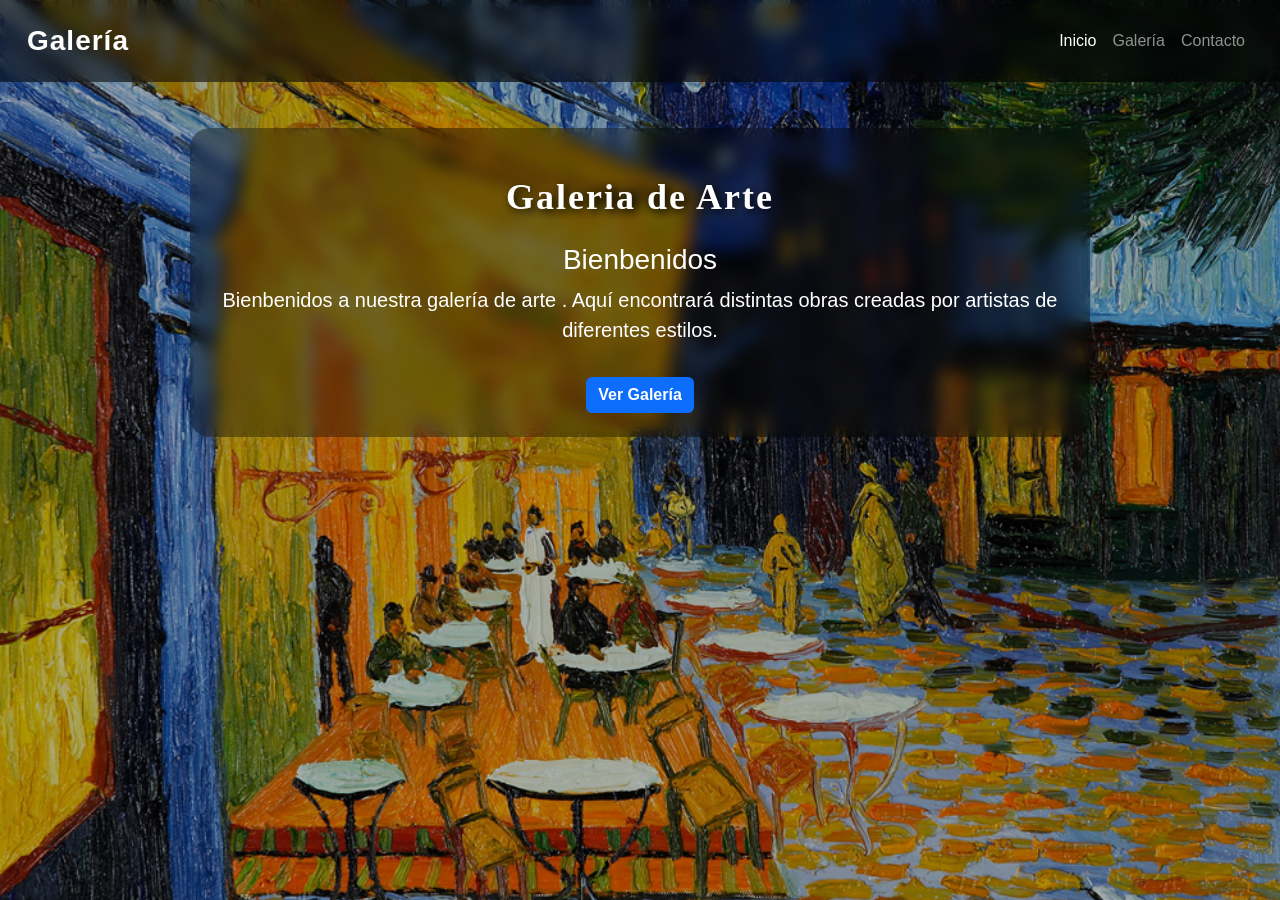
<file: galeria proyecto/index.html>
<!DOCTYPE html>
<html lang="es">
<head>
    <meta charset="UTF-8">
    <meta name="viewport" content="width=device-width, initial-scale=1.0">
    <title>Galeria de Arte</title>
    <link href="https://cdn.jsdelivr.net/npm/bootstrap@5.3.0/dist/css/bootstrap.min.css" rel="stylesheet">
    <link rel="stylesheet" href="style.css">
</head>
<body>
   <nav class="navbar navbar-expand-lg navbar-dark bg-dark fixed-top">
  <div class="container-fluid">
    <a class="navbar-brand" href="#">Galería</a>
    <button class="navbar-toggler" type="button" data-bs-toggle="collapse" data-bs-target="#menu">
  <span class="navbar-toggler-icon"></span>
</button>

    <div class="collapse navbar-collapse" id="menu">
      <ul class="navbar-nav ms-auto">
        <li class="nav-item">
          <a class="nav-link active" href="index.html">Inicio</a>
        </li>
        <li class="nav-item">
          <a class="nav-link" href="galeria.html">Galería</a>
        </li>
        <li class="nav-item">
          <a class="nav-link" href="contacto.html">Contacto</a>
        </li>
      </ul>
    </div>
  </div>
</nav>
    <div class="container-fluid mt-5 pt-5 text-center hero p-4"
    id="cajaHero">
         <h1 id="tituloPrincipal" class="mb-4">Galeria de Arte</h1>
        <h2 class="mt-3">Bienbenidos</h2>
        <p class="lead">
            Bienbenidos a nuestra galería de arte . Aquí encontrará distintas obras creadas por artistas de diferentes estilos.
        </P>
        
         <a href="galeria.html"
         class="btn btn-warning mt-3"
         id="botonGaleria">
         Ver Galería
         </a>

    </div>
    <script src="https://cdn.jsdelivr.net/npm/bootstrap@5.3.0/dist/js/bootstrap.bundle.min.js"></script>
    <script src="script.js"></script>
</body> 
</html>
</file>
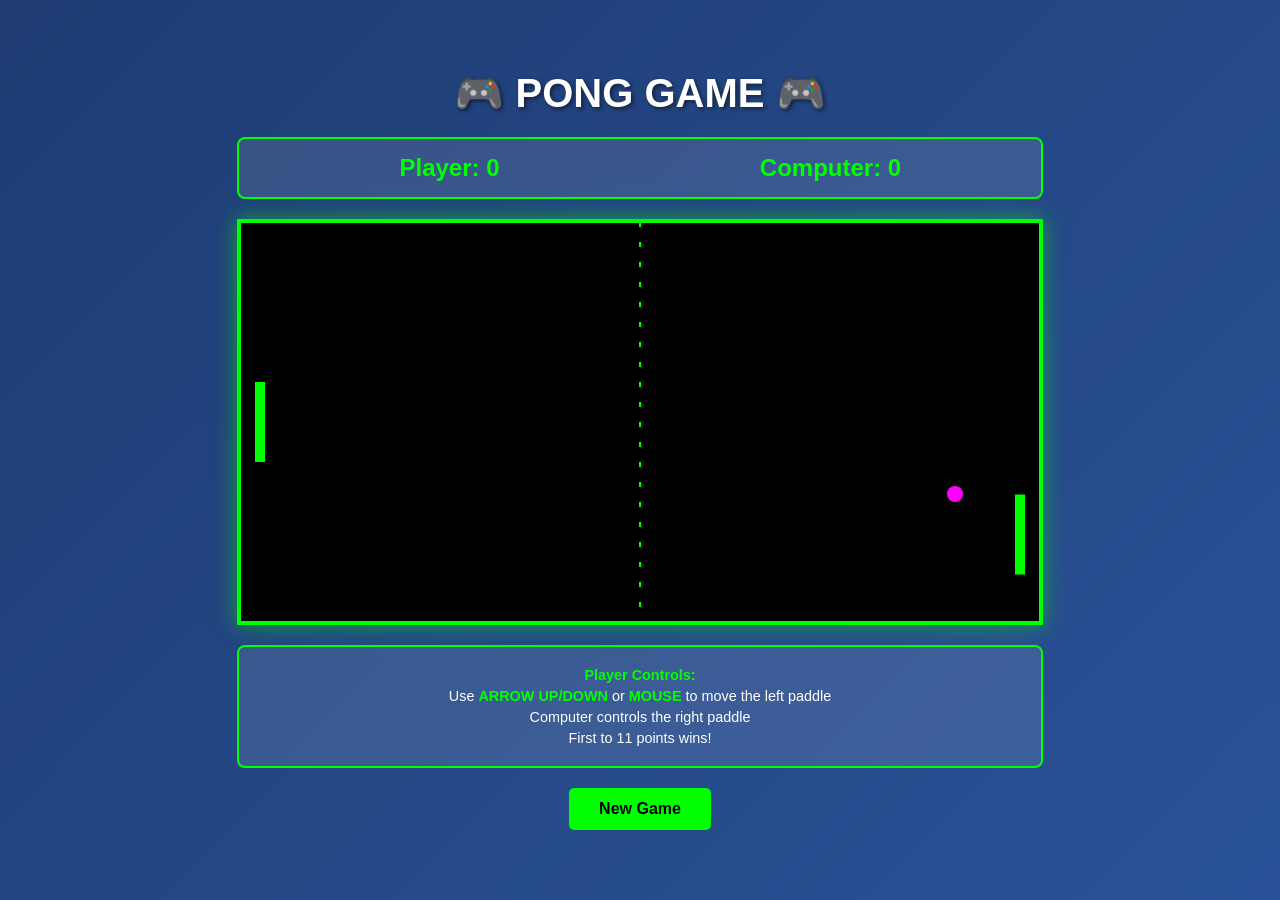
<file: pong.html>
<!DOCTYPE html>
<html lang="en">
<head>
    <meta charset="UTF-8">
    <meta name="viewport" content="width=device-width, initial-scale=1.0">
    <title>Pong Game</title>
    <style>
        * {
            margin: 0;
            padding: 0;
            box-sizing: border-box;
        }

        body {
            display: flex;
            justify-content: center;
            align-items: center;
            min-height: 100vh;
            background: linear-gradient(135deg, #1e3c72 0%, #2a5298 100%);
            font-family: 'Arial', sans-serif;
        }

        .container {
            text-align: center;
        }

        h1 {
            color: #fff;
            margin-bottom: 20px;
            font-size: 2.5em;
            text-shadow: 2px 2px 4px rgba(0, 0, 0, 0.5);
        }

        #gameCanvas {
            display: block;
            background-color: #000;
            border: 3px solid #00ff00;
            box-shadow: 0 0 20px rgba(0, 255, 0, 0.5);
            margin: 0 auto 20px;
            cursor: none;
        }

        .scoreboard {
            display: flex;
            justify-content: space-around;
            background-color: rgba(255, 255, 255, 0.1);
            padding: 15px 20px;
            border-radius: 8px;
            margin-bottom: 20px;
            border: 2px solid #00ff00;
        }

        .score-item {
            color: #00ff00;
            font-size: 1.5em;
            font-weight: bold;
            min-width: 200px;
        }

        .controls {
            color: #fff;
            font-size: 0.9em;
            background-color: rgba(255, 255, 255, 0.1);
            padding: 15px;
            border-radius: 8px;
            margin-top: 20px;
            border: 2px solid #00ff00;
        }

        .controls p {
            margin: 5px 0;
        }

        .controls strong {
            color: #00ff00;
        }

        button {
            margin-top: 20px;
            padding: 12px 30px;
            font-size: 1em;
            background-color: #00ff00;
            border: none;
            border-radius: 5px;
            cursor: pointer;
            font-weight: bold;
            color: #000;
            transition: all 0.3s;
        }

        button:hover {
            background-color: #00cc00;
            transform: scale(1.05);
        }

        button:active {
            transform: scale(0.95);
        }
    </style>
</head>
<body>
    <div class="container">
        <h1>🎮 PONG GAME 🎮</h1>
        <div class="scoreboard">
            <div class="score-item">Player: <span id="playerScore">0</span></div>
            <div class="score-item">Computer: <span id="computerScore">0</span></div>
        </div>
        <canvas id="gameCanvas" width="800" height="400"></canvas>
        <div class="controls">
            <p><strong>Player Controls:</strong></p>
            <p>Use <strong>ARROW UP/DOWN</strong> or <strong>MOUSE</strong> to move the left paddle</p>
            <p>Computer controls the right paddle</p>
            <p>First to 11 points wins!</p>
        </div>
        <button onclick="resetGame()">New Game</button>
    </div>

    <script>
        const canvas = document.getElementById('gameCanvas');
        const ctx = canvas.getContext('2d');

        // Game objects
        const paddleWidth = 10;
        const paddleHeight = 80;
        const ballSize = 8;

        // Player paddle
        const player = {
            x: 15,
            y: canvas.height / 2 - paddleHeight / 2,
            width: paddleWidth,
            height: paddleHeight,
            dy: 0,
            speed: 6,
            score: 0
        };

        // Computer paddle
        const computer = {
            x: canvas.width - 25,
            y: canvas.height / 2 - paddleHeight / 2,
            width: paddleWidth,
            height: paddleHeight,
            dy: 0,
            speed: 4.5,
            score: 0
        };

        // Ball
        const ball = {
            x: canvas.width / 2,
            y: canvas.height / 2,
            dx: 5,
            dy: 5,
            size: ballSize,
            maxSpeed: 8
        };

        // Keyboard state
        const keys = {};

        // Event listeners
        window.addEventListener('keydown', (e) => {
            keys[e.key] = true;
        });

        window.addEventListener('keyup', (e) => {
            keys[e.key] = false;
        });

        canvas.addEventListener('mousemove', (e) => {
            const rect = canvas.getBoundingClientRect();
            const mouseY = e.clientY - rect.top;
            
            // Move paddle to mouse position
            player.y = mouseY - player.height / 2;
            
            // Keep paddle within bounds
            if (player.y < 0) player.y = 0;
            if (player.y + player.height > canvas.height) {
                player.y = canvas.height - player.height;
            }
        });

        // Update game state
        function update() {
            // Player movement with arrow keys
            if (keys['ArrowUp'] && player.y > 0) {
                player.y -= player.speed;
            }
            if (keys['ArrowDown'] && player.y < canvas.height - player.height) {
                player.y += player.speed;
            }

            // Computer AI
            const computerCenter = computer.y + computer.height / 2;
            const ballCenter = ball.y;

            if (computerCenter < ballCenter - 35) {
                if (computer.y < canvas.height - computer.height) {
                    computer.y += computer.speed;
                }
            } else if (computerCenter > ballCenter + 35) {
                if (computer.y > 0) {
                    computer.y -= computer.speed;
                }
            }

            // Ball movement
            ball.x += ball.dx;
            ball.y += ball.dy;

            // Ball collision with top and bottom walls
            if (ball.y - ball.size < 0 || ball.y + ball.size > canvas.height) {
                ball.dy = -ball.dy;
                ball.y = Math.max(ball.size, Math.min(ball.y, canvas.height - ball.size));
            }

            // Ball collision with paddles
            if (
                ball.x - ball.size < player.x + player.width &&
                ball.y > player.y &&
                ball.y < player.y + player.height
            ) {
                ball.dx = -ball.dx;
                ball.x = player.x + player.width + ball.size;

                // Add spin based on where ball hits paddle
                const hitPos = (ball.y - (player.y + player.height / 2)) / (player.height / 2);
                ball.dy = hitPos * ball.maxSpeed;
            }

            if (
                ball.x + ball.size > computer.x &&
                ball.y > computer.y &&
                ball.y < computer.y + computer.height
            ) {
                ball.dx = -ball.dx;
                ball.x = computer.x - ball.size;

                // Add spin based on where ball hits paddle
                const hitPos = (ball.y - (computer.y + computer.height / 2)) / (computer.height / 2);
                ball.dy = hitPos * ball.maxSpeed;
            }

            // Ball out of bounds - scoring
            if (ball.x < 0) {
                computer.score++;
                resetBall();
                document.getElementById('computerScore').textContent = computer.score;
            }

            if (ball.x > canvas.width) {
                player.score++;
                resetBall();
                document.getElementById('playerScore').textContent = player.score;
            }

            // Check for winner
            if (player.score >= 11 || computer.score >= 11) {
                endGame();
            }
        }

        // Reset ball to center
        function resetBall() {
            ball.x = canvas.width / 2;
            ball.y = canvas.height / 2;
            ball.dx = (Math.random() > 0.5 ? 1 : -1) * 5;
            ball.dy = (Math.random() - 0.5) * 6;
        }

        // Draw game elements
        function draw() {
            // Clear canvas
            ctx.fillStyle = '#000';
            ctx.fillRect(0, 0, canvas.width, canvas.height);

            // Draw center line
            ctx.strokeStyle = '#00ff00';
            ctx.setLineDash([5, 15]);
            ctx.beginPath();
            ctx.moveTo(canvas.width / 2, 0);
            ctx.lineTo(canvas.width / 2, canvas.height);
            ctx.stroke();
            ctx.setLineDash([]);

            // Draw paddles
            ctx.fillStyle = '#00ff00';
            ctx.fillRect(player.x, player.y, player.width, player.height);
            ctx.fillRect(computer.x, computer.y, computer.width, computer.height);

            // Draw ball
            ctx.fillStyle = '#ff00ff';
            ctx.beginPath();
            ctx.arc(ball.x, ball.y, ball.size, 0, Math.PI * 2);
            ctx.fill();

            // Draw borders
            ctx.strokeStyle = '#00ff00';
            ctx.lineWidth = 2;
            ctx.strokeRect(0, 0, canvas.width, canvas.height);
        }

        // Game loop
        function gameLoop() {
            update();
            draw();
            requestAnimationFrame(gameLoop);
        }

        // End game
        function endGame() {
            const winner = player.score >= 11 ? 'You' : 'Computer';
            setTimeout(() => {
                alert(`Game Over! ${winner} wins!\nPlayer: ${player.score}\nComputer: ${computer.score}`);
                resetGame();
            }, 100);
        }

        // Reset entire game
        function resetGame() {
            player.score = 0;
            computer.score = 0;
            player.y = canvas.height / 2 - paddleHeight / 2;
            computer.y = canvas.height / 2 - paddleHeight / 2;
            resetBall();
            document.getElementById('playerScore').textContent = '0';
            document.getElementById('computerScore').textContent = '0';
        }

        // Start game
        gameLoop();
    </script>
</body>
</html>
</file>
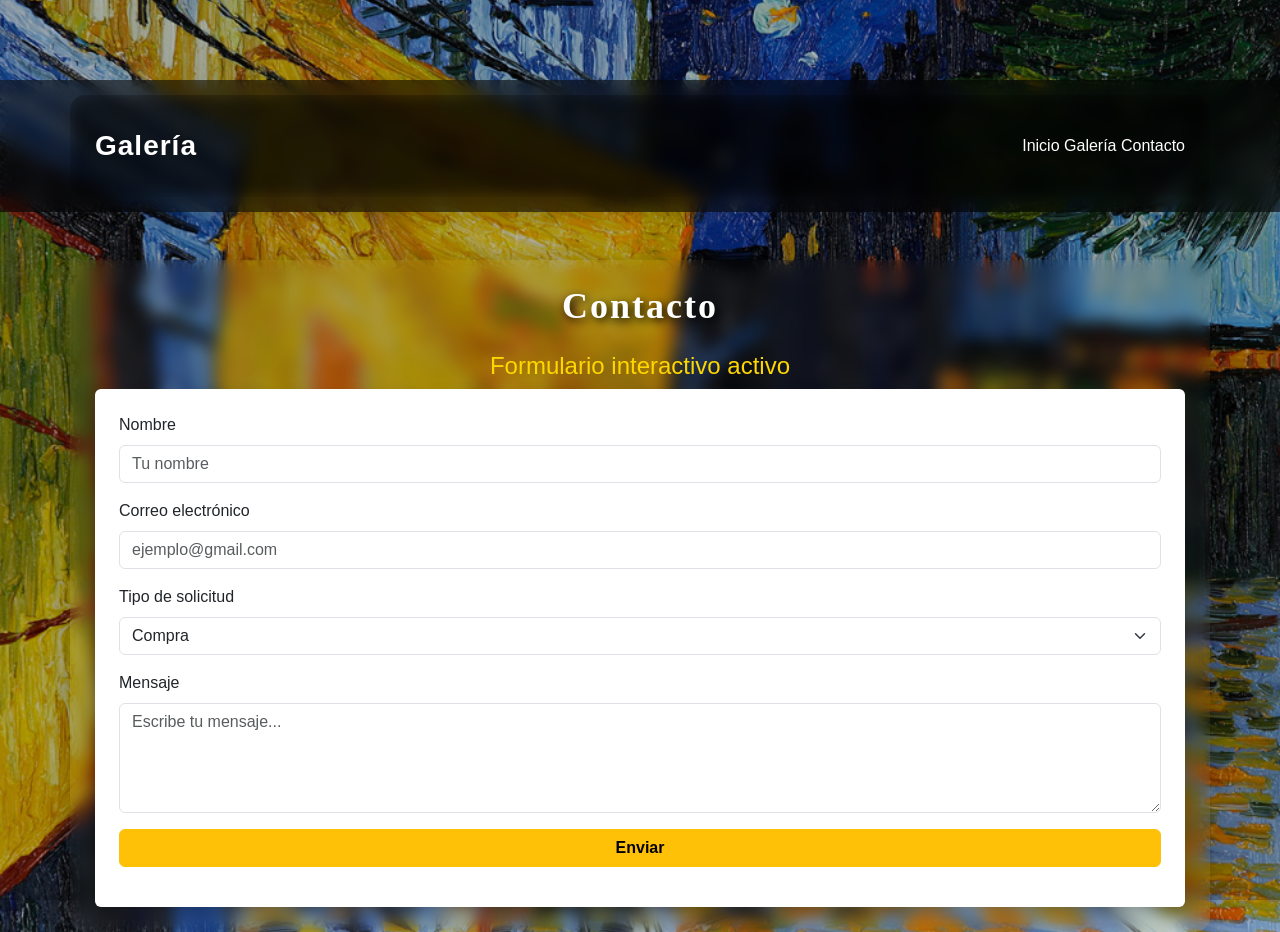
<file: galeria proyecto/contacto.html>
<!DOCTYPE html>
<html lang="es">
<head>
  <meta charset="UTF-8">
  <meta name="viewport" content="width=device-width, initial-scale=1.0">
  <title>Contacto</title>


  <link href="https://cdn.jsdelivr.net/npm/bootstrap@5.3.0/dist/css/bootstrap.min.css" rel="stylesheet">


  <link rel="stylesheet" href="style.css">
</head>

<body>


<nav class="navbar navbar-expand-lg navbar-dark bg-dark">
  <div class="container">
    <a class="navbar-brand" href="#">Galería</a>
    <div>
      <a class="nav-link d-inline text-white" href="index.html">Inicio</a>
      <a class="nav-link d-inline text-white" href="galeria.html">Galería</a>
      <a class="nav-link d-inline text-white" href="contacto.html">Contacto</a>
    </div>
  </div>
</nav>


<div class="container mt-5">

  <h1 class="mb-4 text-center">Contacto</h1>

  <form id="formularioContacto" class="p-4 shadow rounded bg-white"
  novalidate>

    <div class="mb-3">
      <label class="form-label">Nombre</label>
      <input type="text" id="nombre" class="form-control" placeholder="Tu nombre" required>
    </div>

    <div class="mb-3">
      <label class="form-label">Correo electrónico</label>
      <input type="email" id="correo" class="form-control" placeholder="ejemplo@gmail.com" required>
    </div>

    <div class="mb-3">
      <label class="form-label">Tipo de solicitud</label>
      <select class="form-select">
        <option>Compra</option>
        <option>Consulta</option>
        <option>Venta</option>
      </select>
    </div>

    <div class="mb-3">
      <label class="form-label">Mensaje</label>
      <textarea id="mensaje" class="form-control" rows="4" placeholder="Escribe tu mensaje..." required></textarea>
    </div>

   <button type="submit" id="botonEnviar" class="btn btn-warning w-100">
Enviar
</button>
<p id="mensajeFormulario" class="text-center mt-3"></p>

  </form>

</div>

</body>
<script src="script.js"></script>
</html>
</file>
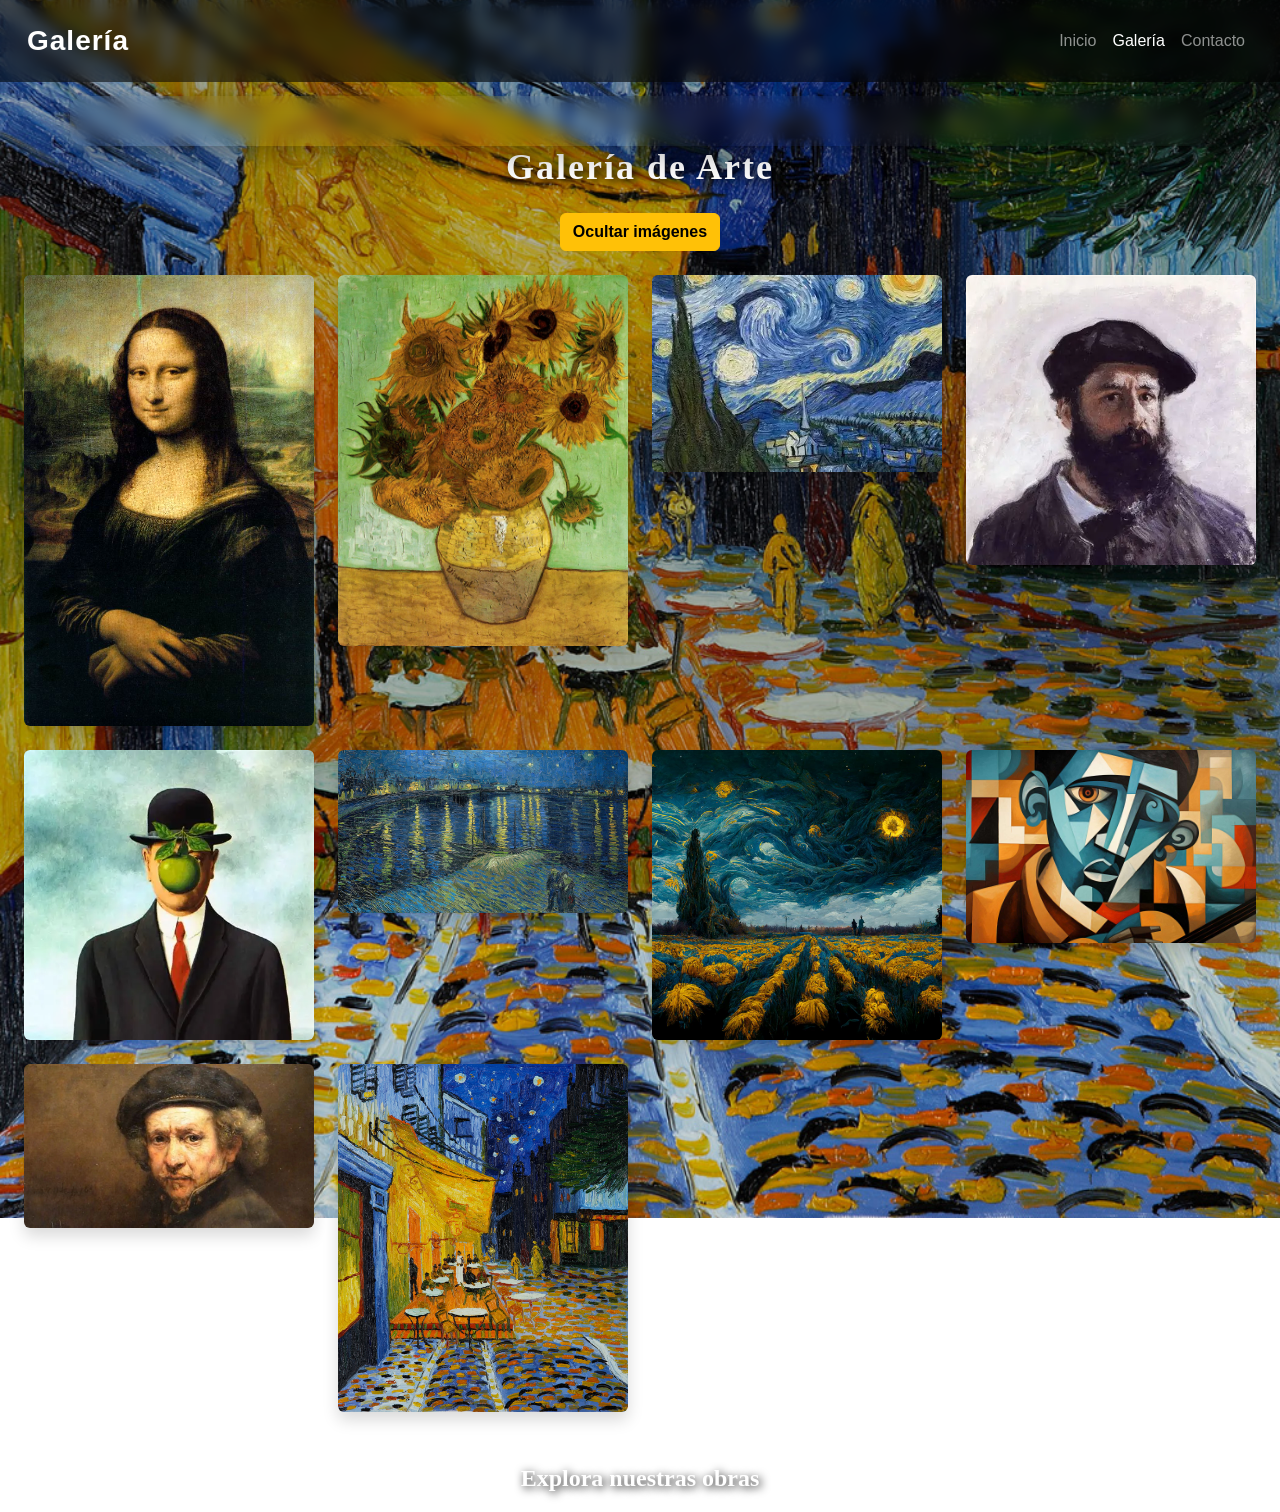
<file: galeria proyecto/galeria.html>
<!DOCTYPE html>
<html lang="es">
<head>
  <meta charset="UTF-8">
  <meta name="viewport" content="width=device-width, initial-scale=1.0">
  <title>Galería</title>

  
  <link href="https://cdn.jsdelivr.net/npm/bootstrap@5.3.0/dist/css/bootstrap.min.css" rel="stylesheet">

 
  <link rel="stylesheet" href="style.css">
</head>

<body>


<nav class="navbar navbar-expand-lg navbar-dark  fixed-top">
  <div class="container-fluid">
    <a class="navbar-brand" href="#">Galería</a>

    <button class="navbar-toggler" type="button" data-bs-toggle="collapse" data-bs-target="#menu">
      <span class="navbar-toggler-icon"></span>
    </button>

    <div class="collapse navbar-collapse" id="menu">
      <ul class="navbar-nav ms-auto">
        <li class="nav-item">
          <a class="nav-link" href="index.html">Inicio</a>
        </li>
        <li class="nav-item">
          <a class="nav-link active" href="galeria.html">Galería</a>
        </li>
        <li class="nav-item">
          <a class="nav-link" href="contacto.html">Contacto</a>
        </li>
      </ul>
    </div>
  </div>
</nav>

<div class="container px-5 mt-3"></div>

  <h1 class="text-center mb-4">Galería de Arte</h1>
<div class="text-center mb-4">

    <button id="botonOcultar" class="btn btn-warning">

        Ocultar imágenes

    </button>

</div>
  <div class="row px-4">

  
    <div class="col-md-3 col-sm-4 mb-4">
      <img src="imagen1.jpg" 
      class="img-fluid rounded shadow imagen-galeria"
       data-fondo="imagen1.jpg">
    </div>

    <div class="col-md-3 col-sm-4 mb-4">
      <img src="imagen 2.jpg" 
       class="img-fluid rounded shadow imagen-galeria"
       data-fondo="imagen 2.jpg">
    </div>

    <div class="col-md-3 col-sm-4 mb-4">
      <img src="imagen1.webp" 
      class="img-fluid rounded shadow imagen-galeria"
      data-fondo="imagen1.webp">
    </div>

    <div class="col-md-3 col-sm-4 mb-4">
      <img src="imagen 4.webp"
      class="img-fluid rounded shadow imagen-galeria"
      data-fondo="imagen 4.webp">
    </div>

    <div class="col-md-3 col-sm-4 mb-4">
      <img src="imagen5.webp" 
      class="img-fluid rounded shadow imagen-galeria"
      data-fondo="imagen5.webp">
    </div>

    <div class="col-md-3 col-sm-4 mb-4">
      <img src="imagen6.jpg" 
      class="img-fluid rounded shadow imagen-galeria"
      data-fondo="imagen6.jpg">
    </div>

    <div class="col-md-3 col-sm-4 mb-4">
      <img src="imagen7.jpg" 
      class="img-fluid rounded shadow imagen-galeria"
      data-fondo="imagen7.jpg">
    </div>

    <div class="col-md-3 col-sm-4 mb-4">
      <img src="imagen8.jpg" 
      class="img-fluid rounded shadow imagen-galeria"
      data-fondo="imagen8.jpg">
    </div>

    <div class="col-md-3 col-sm-4 mb-4">
      <img src="imagen9.webp"
       class="img-fluid rounded shadow imagen-galeria"
       data-fondo="imagen9.webp">
    </div>

    <div class="col-md-3 col-sm-4 mb-4">
      <img src="imagen10.jpg"
       class="img-fluid rounded shadow imagen-galeria"
       data-fondo="imagen10.jpg">
    </div>
    <p id="mensajeGaleria" class="text-center mt-4 fs-4">
    Explora nuestras obras
    </p>

  </div>

</div>


<script src="https://cdn.jsdelivr.net/npm/bootstrap@5.3.0/dist/js/bootstrap.bundle.min.js"></script>
<script src="script.js"></script>

</body>
</html>
</file>
<file: galeria proyecto/style.css>
body {
    background-color: #f5f5f5;
    font-family: Arial, Helvetica, sans-serif;
    padding-top: 70px;
}
h1{
    font-size: 36px;
    font-weight: bold;
}
h2 {
    font-size: 28px;
}
p{
    font-size: 18px;
    line-height: 1.5;
}
a:hover{
    color: #ffc107 !important;
   
}
a {
    transition: 0.3s;
}
.hero{
    background: rgba(0,0,0,0.35) !important;
    color: white !important;
    padding: 40px;
    border-radius: 20px;
    backdrop-filter: blur(8px);
    max-width: 900px;
    margin: auto;
    text-align: center;
}
.hero h1,
.hero h2,
.hero p{
    color: white !important;
}

.btn:hover{
    transform: scale(1.05);
    transition: 0.3s;
}
body {
  font-family: Arial, Helvetica, sans-serif;
  padding-top: 70px;
  background: url("imagen10.jpg") no-repeat center center fixed;
  background-size: cover;
  padding-top: 80px;
}

body::before {
  content: "";
  position: fixed;
  top: 0;
  left: 0;
  width: 100%;
  height: 100%;
  background: rgba(0,0,0,0.2);
  z-index: -1;
}
.navbar{
    background: rgba(0,0,0,0.55) !important;
    backdrop-filter: blur(8px);
    padding: 15px;
    transition: 0.4s;
}
.navbar:hover{
  background: rgba(0,0,0,0.75) !important;
  box-shadow: 0px 5px 20px rgba(255,255,255,0.15);
}
.nav-link{
    position: relative;
    transition: 0.3s;
}

.nav-link:hover{
    color: #ffc107 !important;
    transform: translateY(-2px);
}
.navbar-brand{
    color: #ffffff !important;
    font-size: 28px;
    font-weight: bold;
    letter-spacing: 1px;
}
.navbar-brand:hover{
    color: #ffc107 !important;
    transition: 0.3s;
}
.container {
  background-color: transparent;
  padding: 25px;
  border-radius: 15px;
  box-shadow: 0px 10px 30px rgba(0,0,0,0.3);
  backdrop-filter: blur(8px);
  border-radius: 15px;
}
img {
  transition: 0.4s;
  cursor: pointer;
  border-radius: 10px;
}

img:hover {
  transform: scale(1.08);
  box-shadow: 0px 10px 25px rgba(0,0,0,0.4);
}
img:hover {
  transform: scale(1.08);
  box-shadow: 0px 10px 25px rgba(0,0,0,0.4);
  filter: brightness(1.1);
}
@keyframes aparecer {
  from {
    opacity: 0;
    transform: translateY(20px);
  }
  to {
    opacity: 1;
    transform: translateY(0);
  }
}

form {
  animation: aparecer 0.8s ease;
   backdrop-filter: blur(10px);
}

input:focus,
textarea:focus,
select:focus {
  border-color: #ffc107;
  box-shadow: 0 0 10px rgba(255, 193, 7, 0.6);
  outline: none;
}
.hero-activo{

    transform: scale(1.03);

    transition: 0.5s;

    background: rgba(255, 255, 0, 0.2);

    box-shadow: 0px 0px 25px rgba(255,255,0,0.5);

}
.imagen-activa{

    border: 5px solid gold;

    box-shadow: 0px 0px 20px rgba(255,215,0,0.8);

}
.oculto{

    display: none !important;

}
#botonOcultar{

    color: black;

    font-weight: bold;

}
#mensajeGaleria{

    color: white;
    
    font-size: 30px;

    font-family: Georgia, serif;

    font-weight: bold;

    text-shadow: 2px 2px 10px black;

}
h1{

    color: white;

    font-family: Georgia, serif;

    font-weight: bold;

    text-shadow: 3px 3px 10px black;

    letter-spacing: 2px;

}
#botonGaleria{

    background-color: #0d6efd;

    border: none;

    color: white;

    font-weight: bold;

    transition: 0.3s;

}

#botonGaleria:hover{

    background-color: #084298;

    transform: scale(1.05);

}
#formularioContacto{

    background: rgba(255,255,255,0.95);

    border-radius: 20px;

    transition: 0.4s;

}

#formularioContacto:hover{

    transform: scale(1.01);

    box-shadow: 0px 0px 25px rgba(255,193,7,0.5);

}

#botonEnviar{

    font-weight: bold;

    transition: 0.3s;

}

#botonEnviar:hover{

    transform: scale(1.03);

    box-shadow: 0px 0px 15px rgba(255,193,7,0.7);

}
</file>
